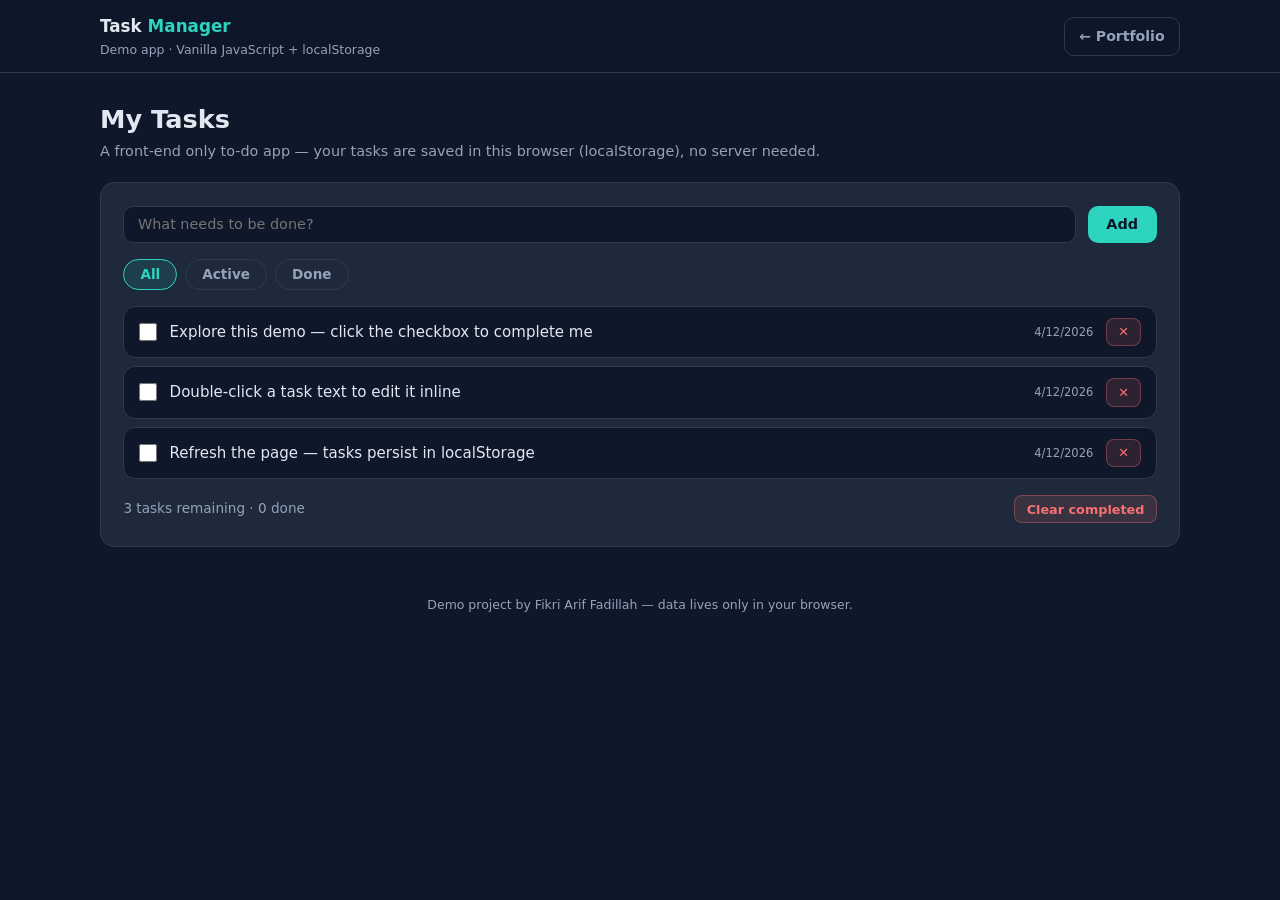
<file: public/apps/tasks/index.html>
<!DOCTYPE html>
<html lang="en">
<head>
  <meta charset="UTF-8" />
  <meta name="viewport" content="width=device-width, initial-scale=1.0" />
  <title>Task Manager — Fikri's Demo</title>
  <link rel="stylesheet" href="../shared.css" />
  <link rel="icon" href="data:image/svg+xml,<svg xmlns='http://www.w3.org/2000/svg' viewBox='0 0 100 100'><text y='0.9em' font-size='90' font-family='monospace' fill='%232dd4bf'>&lt;/&gt;</text></svg>" />
  <style>
    /* Task-specific styles */
    .task-form { display: flex; gap: 0.7rem; margin-bottom: 1rem; }
    .task-form .input { flex: 1; }
    .filters { display: flex; gap: 0.5rem; margin-bottom: 1rem; }
    .filter-btn {
      padding: 0.4rem 1rem;
      border-radius: 999px;
      border: 1px solid var(--border);
      background: transparent;
      color: var(--text-muted);
      font-family: inherit;
      font-size: 0.85rem;
      font-weight: 600;
      cursor: pointer;
      transition: color 0.15s, border-color 0.15s, background 0.15s;
    }
    .filter-btn.active { color: var(--accent); border-color: var(--accent); background: var(--accent-dim); }
    .task-list { display: grid; gap: 0.5rem; }
    .task {
      display: flex;
      align-items: center;
      gap: 0.8rem;
      background: var(--bg);
      border: 1px solid var(--border);
      border-radius: 12px;
      padding: 0.7rem 0.9rem;
      transition: border-color 0.15s;
    }
    .task:hover { border-color: var(--accent); }
    .task input[type="checkbox"] { width: 18px; height: 18px; accent-color: var(--accent); cursor: pointer; flex-shrink: 0; }
    .task .text { flex: 1; font-size: 0.94rem; word-break: break-word; }
    .task.done .text { text-decoration: line-through; color: var(--text-muted); }
    .task .text[contenteditable="true"] { outline: 2px solid var(--accent); border-radius: 6px; padding: 0 0.3rem; }
    .task .when { font-size: 0.72rem; color: var(--text-muted); white-space: nowrap; }
    .list-meta { display: flex; justify-content: space-between; align-items: center; margin-top: 1rem; font-size: 0.85rem; color: var(--text-muted); }
  </style>
</head>
<body>
  <header class="topbar">
    <div class="container topbar-inner">
      <div class="topbar-brand">
        <span class="topbar-title">Task <span class="accent">Manager</span></span>
        <span class="topbar-sub">Demo app · Vanilla JavaScript + localStorage</span>
      </div>
      <a class="back-link" href="/">&larr; Portfolio</a>
    </div>
  </header>

  <main class="container">
    <div class="page-head">
      <div>
        <h1>My Tasks</h1>
        <p>A front-end only to-do app — your tasks are saved in this browser (localStorage), no server needed.</p>
      </div>
    </div>

    <section class="panel">
      <form class="task-form" id="taskForm">
        <input class="input input-search" id="taskInput" required maxlength="140" placeholder="What needs to be done?" />
        <button class="btn btn-primary" type="submit">Add</button>
      </form>

      <div class="filters" role="group" aria-label="Filter tasks">
        <button class="filter-btn active" data-filter="all" type="button">All</button>
        <button class="filter-btn" data-filter="active" type="button">Active</button>
        <button class="filter-btn" data-filter="done" type="button">Done</button>
      </div>

      <div class="task-list" id="list"></div>

      <div class="list-meta">
        <span id="count"></span>
        <button class="btn btn-danger btn-sm" id="clearDone" type="button">Clear completed</button>
      </div>
    </section>
  </main>

  <footer class="app-footer">
    Demo project by Fikri Arif Fadillah — data lives only in your browser.
  </footer>

  <div class="toast" id="toast"></div>
  <script src="app.js"></script>
</body>
</html>
</file>
<file: public/apps/shared.css>
/* ============================================================
   Shared styles for the portfolio demo apps
   Dark modern theme — consistent with the main portfolio
   ============================================================ */

:root {
  --bg: #0f172a;
  --bg-alt: #131c31;
  --bg-card: #1e293b;
  --border: #2c3a52;
  --text: #e2e8f0;
  --text-muted: #94a3b8;
  --accent: #2dd4bf;
  --accent-strong: #14b8a6;
  --accent-dim: rgba(45, 212, 191, 0.12);
  --danger: #f87171;
  --danger-dim: rgba(248, 113, 113, 0.12);
  --warn: #fbbf24;
  --radius: 14px;
  --font: "Segoe UI", system-ui, -apple-system, "Helvetica Neue", Arial, sans-serif;
}

* { margin: 0; padding: 0; box-sizing: border-box; }

body {
  font-family: var(--font);
  background: var(--bg);
  color: var(--text);
  line-height: 1.6;
  -webkit-font-smoothing: antialiased;
}

a { color: var(--accent); text-decoration: none; }
a:hover { text-decoration: underline; }

.container { width: min(1080px, 100% - 2.4rem); margin-inline: auto; }

/* ---------- App topbar ---------- */
.topbar {
  position: sticky;
  top: 0;
  z-index: 30;
  background: rgba(15, 23, 42, 0.92);
  backdrop-filter: blur(10px);
  border-bottom: 1px solid var(--border);
}
.topbar-inner {
  display: flex;
  align-items: center;
  justify-content: space-between;
  gap: 1rem;
  padding: 0.8rem 0;
}
.topbar-brand { display: flex; flex-direction: column; }
.topbar-title { font-size: 1.05rem; font-weight: 700; }
.topbar-title .accent { color: var(--accent); }
.topbar-sub { font-size: 0.78rem; color: var(--text-muted); }

.back-link {
  display: inline-flex;
  align-items: center;
  gap: 0.4rem;
  font-size: 0.88rem;
  font-weight: 600;
  color: var(--text-muted);
  border: 1px solid var(--border);
  padding: 0.45rem 0.9rem;
  border-radius: 10px;
  transition: color 0.2s, border-color 0.2s;
  white-space: nowrap;
}
.back-link:hover { color: var(--accent); border-color: var(--accent); text-decoration: none; }

/* ---------- Page header ---------- */
.page-head { display: flex; flex-wrap: wrap; align-items: center; justify-content: space-between; gap: 1rem; margin: 1.6rem 0 1.2rem; }
.page-head h1 { font-size: clamp(1.2rem, 2.6vw, 1.6rem); }
.page-head p { color: var(--text-muted); font-size: 0.9rem; }

/* ---------- Buttons ---------- */
.btn {
  display: inline-flex;
  align-items: center;
  gap: 0.45rem;
  padding: 0.6rem 1.1rem;
  border-radius: 10px;
  border: 1px solid transparent;
  font-family: inherit;
  font-weight: 600;
  font-size: 0.9rem;
  cursor: pointer;
  transition: transform 0.15s, background 0.15s, border-color 0.15s;
  white-space: nowrap;
}
.btn:hover { transform: translateY(-1px); }
.btn:disabled { opacity: 0.5; cursor: not-allowed; transform: none; }

.btn-primary { background: var(--accent); color: var(--bg); }
.btn-primary:hover { background: var(--accent-strong); }
.btn-ghost { background: transparent; color: var(--text); border-color: var(--border); }
.btn-ghost:hover { border-color: var(--accent); color: var(--accent); }
.btn-danger { background: var(--danger-dim); color: var(--danger); border-color: rgba(248, 113, 113, 0.35); }
.btn-sm { padding: 0.35rem 0.7rem; font-size: 0.8rem; border-radius: 8px; }

/* ---------- Stats ---------- */
.stats { display: grid; grid-template-columns: repeat(auto-fit, minmax(150px, 1fr)); gap: 1rem; margin-bottom: 1.5rem; }
.stat {
  background: var(--bg-card);
  border: 1px solid var(--border);
  border-radius: var(--radius);
  padding: 1rem 1.2rem;
}
.stat b { display: block; font-size: 1.5rem; color: var(--accent); }
.stat span { font-size: 0.8rem; color: var(--text-muted); }

/* ---------- Cards / panels ---------- */
.panel {
  background: var(--bg-card);
  border: 1px solid var(--border);
  border-radius: var(--radius);
  padding: 1.4rem;
  margin-bottom: 1.5rem;
}
.panel-title { font-size: 1rem; margin-bottom: 1rem; display: flex; justify-content: space-between; align-items: center; gap: 1rem; flex-wrap: wrap; }

/* ---------- Toolbar (search + filters) ---------- */
.toolbar { display: flex; flex-wrap: wrap; gap: 0.7rem; margin-bottom: 1rem; }
.input, .select {
  background: var(--bg);
  border: 1px solid var(--border);
  color: var(--text);
  border-radius: 10px;
  padding: 0.55rem 0.85rem;
  font-family: inherit;
  font-size: 0.9rem;
  outline: none;
  transition: border-color 0.15s;
}
.input:focus, .select:focus { border-color: var(--accent); }
.input-search { flex: 1; min-width: 180px; }

/* ---------- Table ---------- */
.table-wrap { overflow-x: auto; }
table { width: 100%; border-collapse: collapse; font-size: 0.9rem; }
th, td { text-align: left; padding: 0.65rem 0.8rem; border-bottom: 1px solid var(--border); }
th { color: var(--text-muted); font-size: 0.76rem; text-transform: uppercase; letter-spacing: 0.06em; font-weight: 600; }
tbody tr { transition: background 0.15s; }
tbody tr:hover { background: rgba(148, 163, 184, 0.05); }
td .row-actions { display: flex; gap: 0.4rem; justify-content: flex-end; }
.mono { font-family: Consolas, Menlo, monospace; font-size: 0.84rem; color: var(--text-muted); }
.num { text-align: right; }
th.num { text-align: right; }

/* ---------- Badges ---------- */
.badge {
  display: inline-block;
  padding: 0.2rem 0.6rem;
  border-radius: 999px;
  font-size: 0.74rem;
  font-weight: 600;
  border: 1px solid var(--border);
  color: var(--text-muted);
  background: rgba(148, 163, 184, 0.08);
}
.badge-green { color: var(--accent); background: var(--accent-dim); border-color: rgba(45, 212, 191, 0.35); }
.badge-red { color: var(--danger); background: var(--danger-dim); border-color: rgba(248, 113, 113, 0.35); }
.badge-yellow { color: var(--warn); background: rgba(251, 191, 36, 0.12); border-color: rgba(251, 191, 36, 0.35); }

/* ---------- Empty state ---------- */
.empty { text-align: center; color: var(--text-muted); padding: 2.2rem 1rem; font-size: 0.92rem; }

/* ---------- Modal ---------- */
.modal-backdrop {
  position: fixed;
  inset: 0;
  background: rgba(2, 6, 23, 0.7);
  backdrop-filter: blur(3px);
  display: none;
  align-items: center;
  justify-content: center;
  padding: 1rem;
  z-index: 50;
}
.modal-backdrop.open { display: flex; }
.modal {
  background: var(--bg-card);
  border: 1px solid var(--border);
  border-radius: var(--radius);
  width: min(460px, 100%);
  max-height: 90vh;
  overflow-y: auto;
  padding: 1.5rem;
}
.modal h3 { margin-bottom: 1.2rem; }
.modal-actions { display: flex; justify-content: flex-end; gap: 0.6rem; margin-top: 1.3rem; }

/* ---------- Form ---------- */
.form-grid { display: grid; gap: 0.9rem; }
.field { display: grid; gap: 0.3rem; }
.field label { font-size: 0.8rem; color: var(--text-muted); font-weight: 600; }
.field .input, .field .select { width: 100%; }
.form-row { display: grid; grid-template-columns: 1fr 1fr; gap: 0.9rem; }

/* ---------- Toast ---------- */
.toast {
  position: fixed;
  bottom: 1.4rem;
  left: 50%;
  translate: -50% 0;
  background: var(--bg-card);
  color: var(--text);
  border: 1px solid var(--accent);
  border-radius: 12px;
  padding: 0.7rem 1.2rem;
  font-size: 0.9rem;
  box-shadow: 0 8px 30px rgba(0, 0, 0, 0.5);
  opacity: 0;
  visibility: hidden;
  transition: opacity 0.25s, visibility 0.25s;
  z-index: 60;
  max-width: min(480px, 90vw);
  text-align: center;
}
.toast.show { opacity: 1; visibility: visible; }
.toast.error { border-color: var(--danger); color: var(--danger); }

/* ---------- Footer note ---------- */
.app-footer { text-align: center; color: var(--text-muted); font-size: 0.78rem; padding: 1.5rem 0 2rem; }

/* ---------- Responsive ---------- */
@media (max-width: 640px) {
  .form-row { grid-template-columns: 1fr; }
  .page-head { margin-top: 1.2rem; }
  th, td { padding: 0.55rem 0.55rem; }
}
</file>
